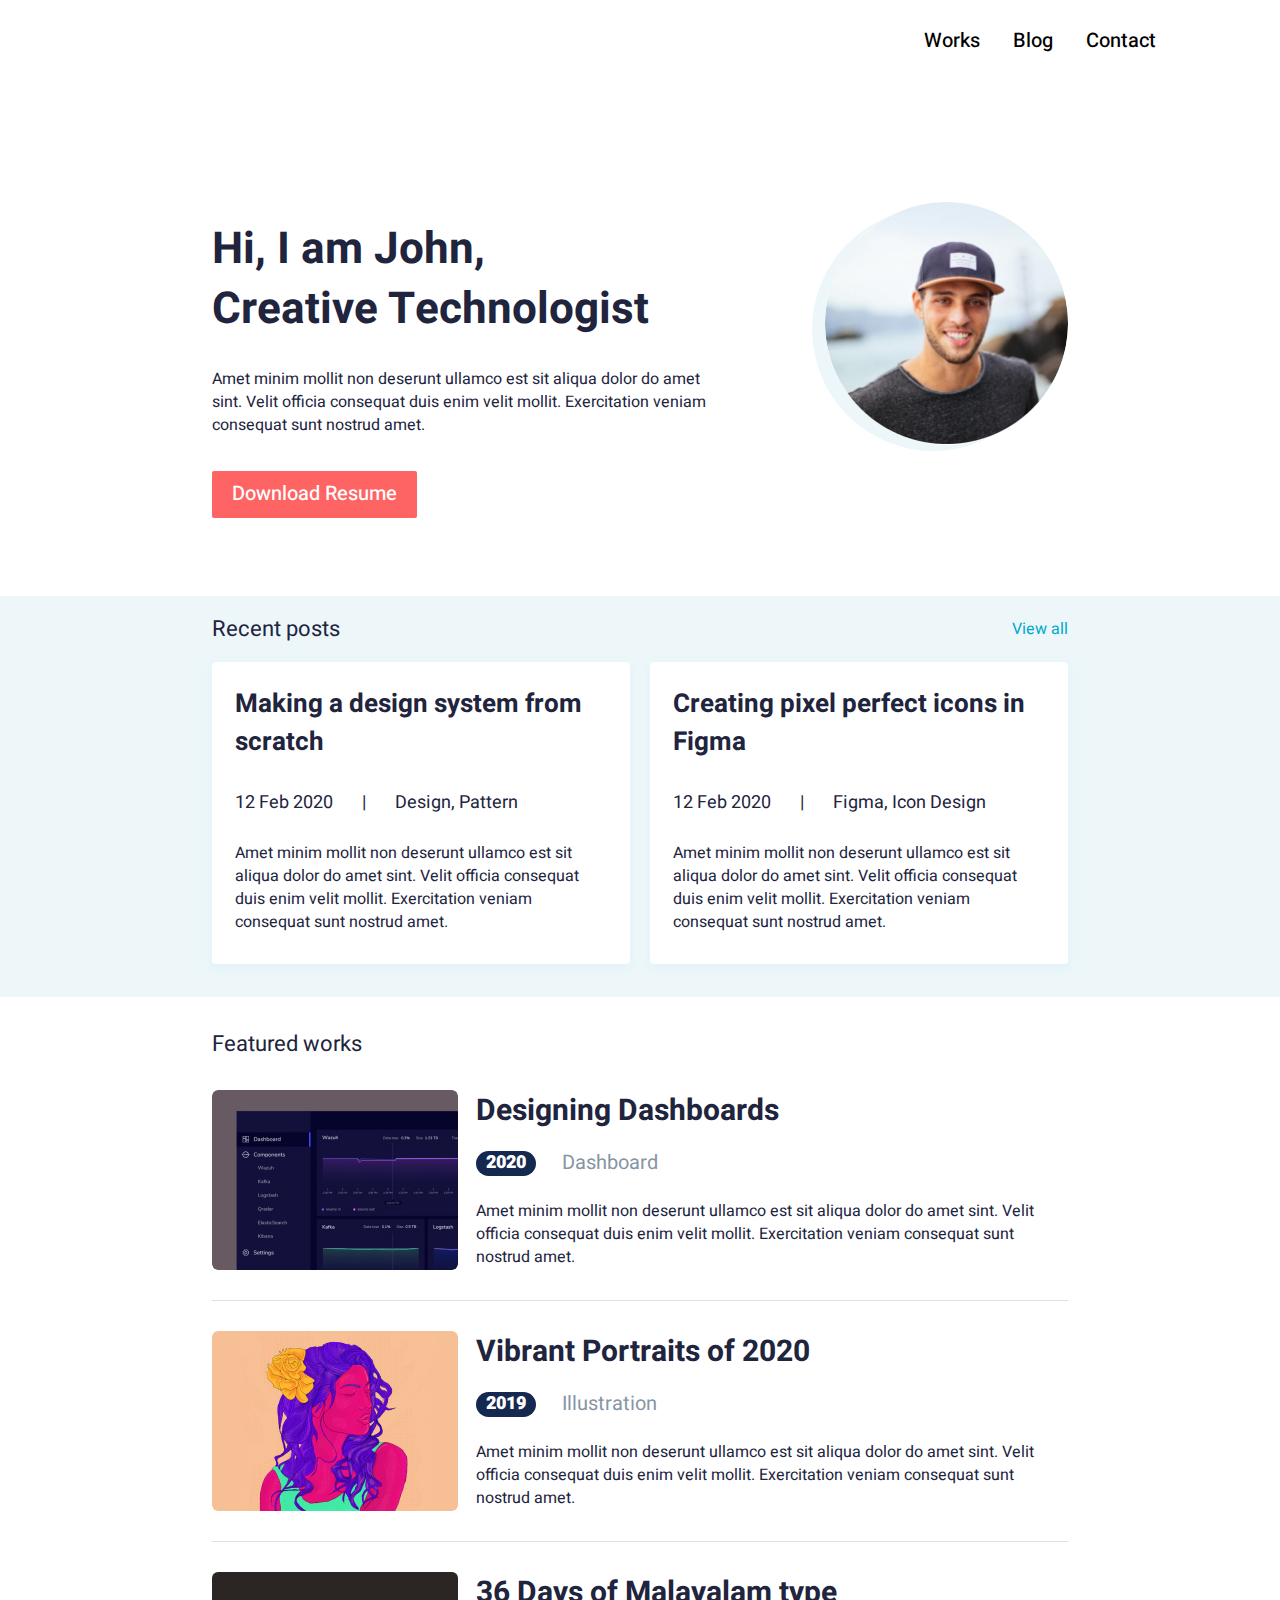
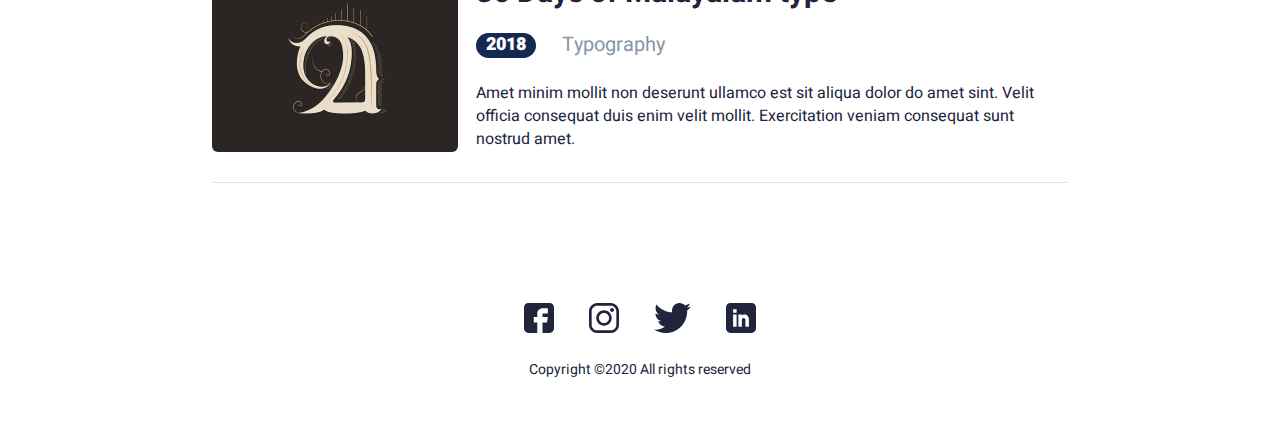
<file: index.html>
<!DOCTYPE html>
<html lang="en">
<head>
	<meta charset="UTF-8">
	<meta name="viewport" content="width=device-width, initial-scale=1.0">
	<meta name="format-detection" content="telephone=no">
	<meta http-equiv="X-UA-Compatible" content="IE=edge">
	<title>HomePage | John</title>
	
	<link rel="stylesheet" href="css/style.min.css">
</head>
<body>
	<div class="wrapper">
		<header class="header">
			<div class="header__content header__container">
				<div class="header__menu menu">
					<div class="menu__icon icon-menu">
						<span></span>
						<span></span>
						<span></span>
					</div>
					<nav class="menu__body">
						<ul class="menu__list">
							<li><a href="works.html" class="menu__link">Works</a></li>
							<li><a href="blog.html" class="menu__link">Blog</a></li>
							<li><a href="#" class="menu__link">Contact</a></li>
						</ul>
					</nav>
				</div>
			</div>
		</header>
		<main class="page">
			<section class="hello">
				<div class="hello__container container">
					<div class="hello__content">
						<h1 class="hello__title title">Hi, I am John,<br>
							Creative Technologist</h1>
						<div class="hello__text text">
							<p>
								Amet minim mollit non deserunt ullamco est sit aliqua dolor do amet sint. Velit officia consequat duis enim velit mollit. Exercitation veniam consequat sunt nostrud amet.
							</p>
						</div>
						<a href="#" class="hello__btn btn">Download Resume</a>
					</div>
					<div class="hello__avatar">
						<img src="img/optimized/avatar.jpg" alt="">
					</div>
				</div>
			</section>
			<section class="recent-posts">
				<div class="recent-posts__container container">
					<div class="recent-posts__header">
						<div class="recent-posts__title section-title">Recent posts</div>
						<a href="" class="recent-posts__view-all">View all</a>
					</div>
					<div class="recent-posts__items">
						<div class="recent-posts__column">
							<article class="recent-posts__item recent-post">
								<a href="#" class="recent-post__title">Making a design system from scratch</a>
								<div class="recent-post__info">12 Feb 2020 <span>|</span> Design, Pattern</div>
								<div class="recent-post__text text">
									<p>
										Amet minim mollit non deserunt ullamco est sit aliqua dolor do amet sint. Velit officia consequat duis enim velit mollit. Exercitation veniam consequat sunt nostrud amet.
									</p>
								</div>
							</article>
						</div>
						<div class="recent-posts__column">
							<article class="recent-posts__item recent-post">
								<a href="#" class="recent-post__title">Creating pixel perfect icons in Figma</a>
								<div class="recent-post__info">12 Feb 2020 <span>|</span> Figma, Icon Design</div>
								<div class="recent-post__text text">
									<p>
										Amet minim mollit non deserunt ullamco est sit aliqua dolor do amet sint. Velit officia consequat duis enim velit mollit. Exercitation veniam consequat sunt nostrud amet.
									</p>
								</div>
							</article>
						</div>
					</div>
				</div>
			</section>
			<section class="feautered-works">
				<div class="feautered-works__container container">
					<div class="feautered-works__title section-title">Featured works</div>
					<div class="feautered-works__items works">
						<article class="works__item">
							<a href="#" class="works__image ibg">
								<img src="img/optimized/works/01.jpg" alt="Work #1">
							</a>
							<div class="works__body">
								<a href="#" class="works__title">Designing Dashboards</a>
								<div class="works__info">
									<span class="works__year date date--blue">2020</span>
									<div class="works__category">Dashboard</div>
								</div>
								<div class="works__text text">
									<p>
										Amet minim mollit non deserunt ullamco est sit aliqua dolor do amet sint. Velit officia consequat
										duis enim velit mollit. Exercitation veniam consequat sunt nostrud amet.
									</p>
								</div>
							</div>
						</article>
						<article class="works__item">
							<a href="#" class="works__image ibg">
								<img src="img/optimized/works/02.jpg" alt="Work #1">
							</a>
							<div class="works__body">
								<a href="#" class="works__title">Vibrant Portraits of 2020</a>
								<div class="works__info">
									<span class="works__year date date--blue">2019</span>
									<div class="works__category">Illustration</div>
								</div>
								<div class="works__text text">
									<p>
										Amet minim mollit non deserunt ullamco est sit aliqua dolor do amet sint. Velit officia consequat
										duis enim velit mollit. Exercitation veniam consequat sunt nostrud amet.
									</p>
								</div>
							</div>
						</article>
						<article class="works__item">
							<a href="#" class="works__image ibg">
								<img src="img/optimized/works/03.jpg" alt="Work #1">
							</a>
							<div class="works__body">
								<a href="#" class="works__title">36 Days of Malayalam type</a>
								<div class="works__info">
									<span class="works__year date date--blue">2018</span>
									<div class="works__category">Typography</div>
								</div>
								<div class="works__text text">
									<p>
										Amet minim mollit non deserunt ullamco est sit aliqua dolor do amet sint. Velit officia consequat
										duis enim velit mollit. Exercitation veniam consequat sunt nostrud amet.
									</p>
								</div>
							</div>
						</article>
					</div>
				</div>
			</section>
		</main>
		<footer class="footer">
			<div class="footer__content container">
				<div class="footer__social social">
					<a href="" class="social__item item-fb">
						<svg width="30" height="30" viewBox="0 0 30 30" fill="none" xmlns="http://www.w3.org/2000/svg">
							<path d="M25.6055 0H4.39453C1.97159 0 0 1.97159 0 4.39453V25.6055C0 28.0284 1.97159 30 4.39453 30H13.2422V19.3945H9.72656V14.1211H13.2422V10.5469C13.2422 7.63893 15.6077 5.27344 18.5156 5.27344H23.8477V10.5469H18.5156V14.1211H23.8477L22.9688 19.3945H18.5156V30H25.6055C28.0284 30 30 28.0284 30 25.6055V4.39453C30 1.97159 28.0284 0 25.6055 0Z" fill="#21243D"/>
							</svg>
					</a>
					<a href="" class="social__item item-insta">
						<svg width="30" height="30" viewBox="0 0 30 30" fill="none" xmlns="http://www.w3.org/2000/svg">
							<path d="M21.7209 0H8.27874C3.71384 0 0 3.71402 0 8.27892V21.7211C0 26.2862 3.71384 30 8.27874 30H21.7209C26.2862 30 30 26.286 30 21.7211V8.27892C30.0002 3.71402 26.2862 0 21.7209 0ZM27.3384 21.7211C27.3384 24.8185 24.8185 27.3383 21.7211 27.3383H8.27874C5.18153 27.3384 2.66175 24.8185 2.66175 21.7211V8.27892C2.66175 5.18171 5.18153 2.66175 8.27874 2.66175H21.7209C24.8183 2.66175 27.3383 5.18171 27.3383 8.27892V21.7211H27.3384Z" fill="#21243D"/>
							<path d="M15 7.27014C10.7375 7.27014 7.26978 10.7379 7.26978 15.0004C7.26978 19.2627 10.7375 22.7303 15 22.7303C19.2625 22.7303 22.7303 19.2627 22.7303 15.0004C22.7303 10.7379 19.2625 7.27014 15 7.27014ZM15 20.0683C12.2054 20.0683 9.93152 17.7949 9.93152 15.0002C9.93152 12.2054 12.2052 9.93171 15 9.93171C17.7948 9.93171 20.0685 12.2054 20.0685 15.0002C20.0685 17.7949 17.7947 20.0683 15 20.0683Z" fill="#21243D"/>
							<path d="M23.0545 5.01318C22.5417 5.01318 22.0379 5.2208 21.6757 5.58457C21.3118 5.94657 21.1025 6.45053 21.1025 6.96513C21.1025 7.47814 21.3119 7.98192 21.6757 8.34569C22.0377 8.70769 22.5417 8.91708 23.0545 8.91708C23.5691 8.91708 24.0713 8.70769 24.435 8.34569C24.7988 7.98192 25.0064 7.47796 25.0064 6.96513C25.0064 6.45053 24.7988 5.94657 24.435 5.58457C24.073 5.2208 23.5691 5.01318 23.0545 5.01318Z" fill="#21243D"/>
							</svg>
					</a>
					<a href="" class="social__item item-twitter">
						<svg width="37" height="30" viewBox="0 0 37 30" fill="none" xmlns="http://www.w3.org/2000/svg">
							<path d="M36.9231 3.55154C35.55 4.15385 34.0869 4.55308 32.5615 4.74692C34.1308 3.81 35.3285 2.33769 35.8915 0.563077C34.4285 1.43538 32.8131 2.05154 31.0915 2.39538C29.7023 0.916154 27.7223 0 25.5623 0C21.3715 0 17.9977 3.40154 17.9977 7.57154C17.9977 8.17154 18.0485 8.74846 18.1731 9.29769C11.88 8.99077 6.31154 5.97462 2.57077 1.38C1.91769 2.51308 1.53462 3.81 1.53462 5.20615C1.53462 7.82769 2.88462 10.1515 4.89692 11.4969C3.68077 11.4738 2.48769 11.1208 1.47692 10.5646C1.47692 10.5877 1.47692 10.6177 1.47692 10.6477C1.47692 14.3262 4.10077 17.3815 7.54154 18.0854C6.92538 18.2538 6.25385 18.3346 5.55692 18.3346C5.07231 18.3346 4.58308 18.3069 4.12385 18.2054C5.10462 21.2031 7.88769 23.4069 11.1969 23.4785C8.62154 25.4931 5.35154 26.7069 1.81154 26.7069C1.19077 26.7069 0.595385 26.6792 0 26.6031C3.35308 28.7654 7.32692 30 11.6123 30C25.5415 30 33.1569 18.4615 33.1569 8.46C33.1569 8.12538 33.1454 7.80231 33.1292 7.48154C34.6315 6.41538 35.8938 5.08385 36.9231 3.55154Z" fill="#21243D"/>
							</svg>
							
					</a>
					<a href="" class="social__item item-linkedin">
						<svg width="30" height="30" viewBox="0 0 30 30" fill="none" xmlns="http://www.w3.org/2000/svg">
							<path d="M25.6055 0H4.39453C1.97159 0 0 1.97159 0 4.39453V25.6055C0 28.0284 1.97159 30 4.39453 30H25.6055C28.0284 30 30 28.0284 30 25.6055V4.39453C30 1.97159 28.0284 0 25.6055 0ZM10.6055 23.7891H7.08984V11.4844H10.6055V23.7891ZM10.6055 9.72656H7.08984V6.21094H10.6055V9.72656ZM22.9102 23.7891H19.3945V16.7578C19.3945 15.7887 18.6058 15 17.6367 15C16.6676 15 15.8789 15.7887 15.8789 16.7578V23.7891H12.3633V11.4844H15.8789V12.147C16.7999 11.8607 17.3982 11.4844 18.5156 11.4844C20.8999 11.4869 22.9102 13.6258 22.9102 16.1536V23.7891Z" fill="#21243D"/>
							</svg>
					</a>
				</div>
				<div class="footer__copy">Copyright ©2020 All rights reserved </div>
			</div>
		</footer>
	</div>
	
	<script src="https://ajax.googleapis.com/ajax/libs/jquery/3.5.1/jquery.min.js"></script>
	<script src="js/main.min.js"></script>
</body>
</html>
</file>
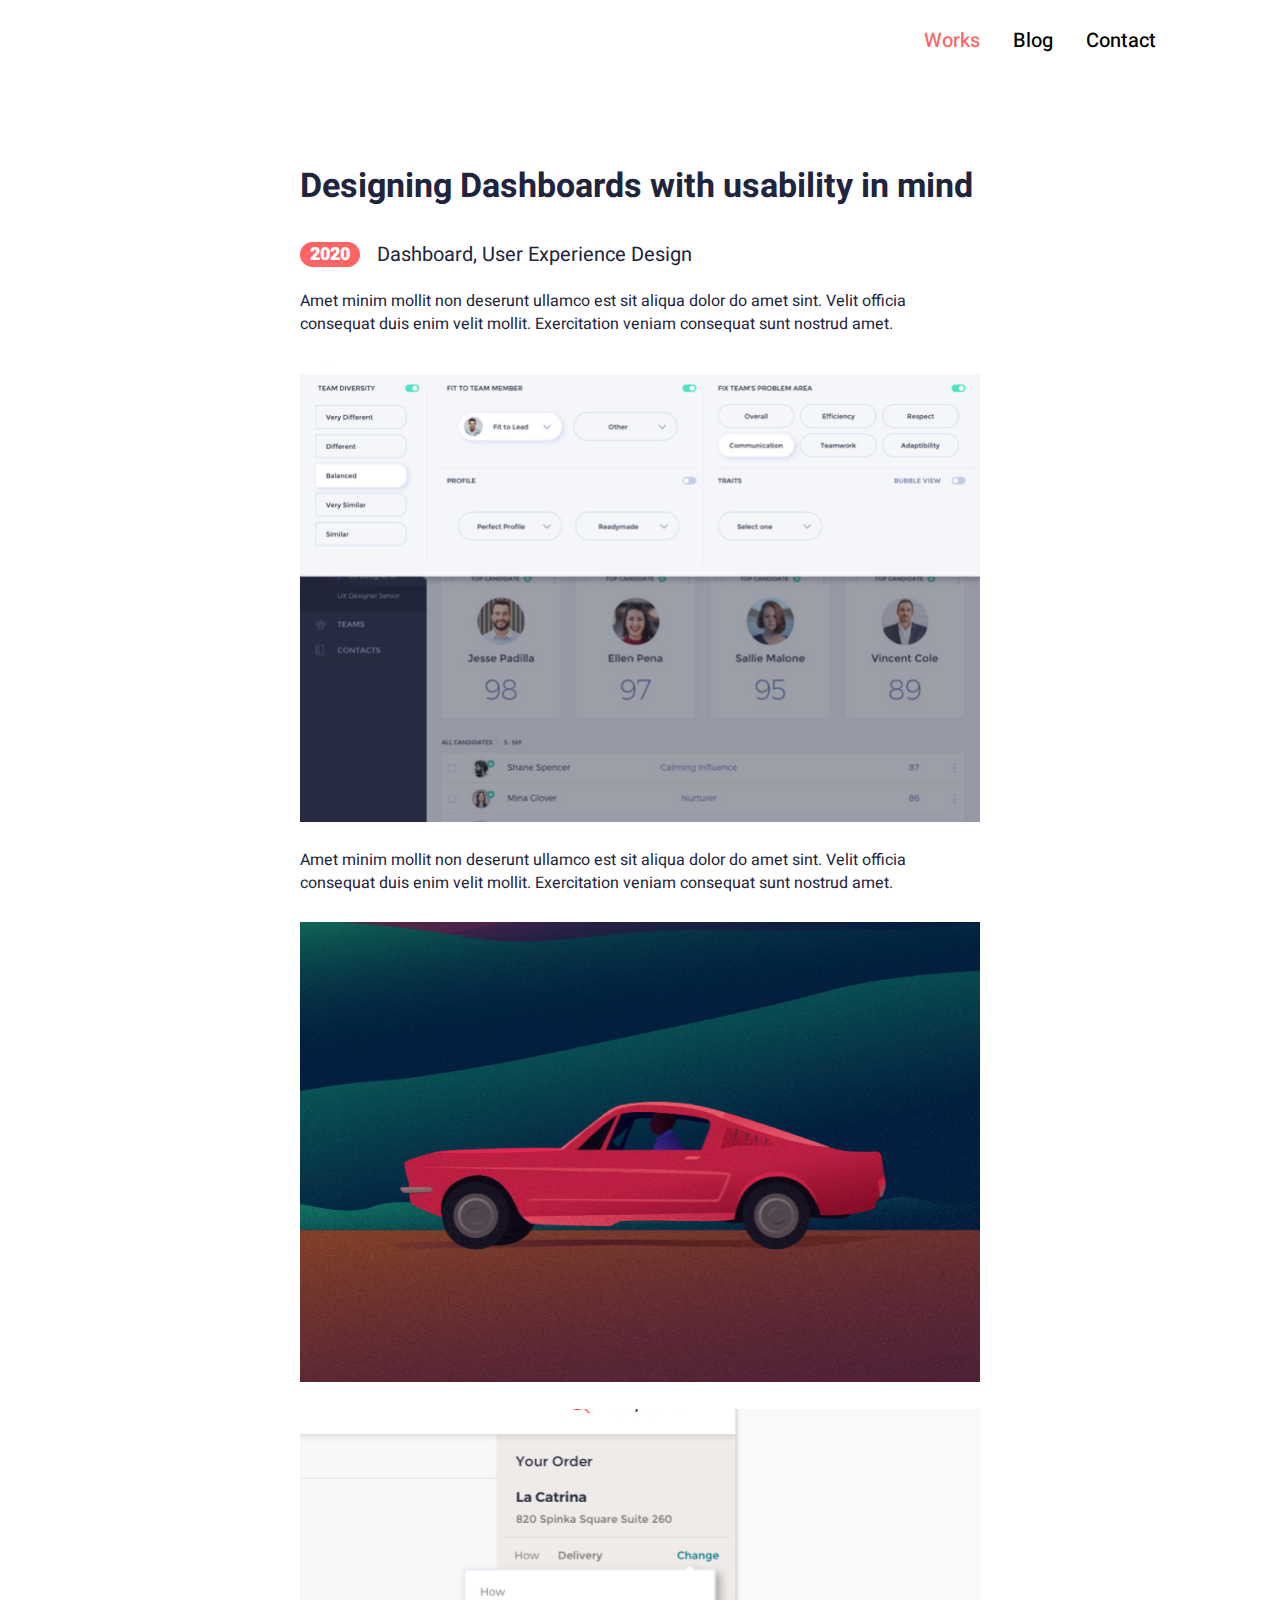
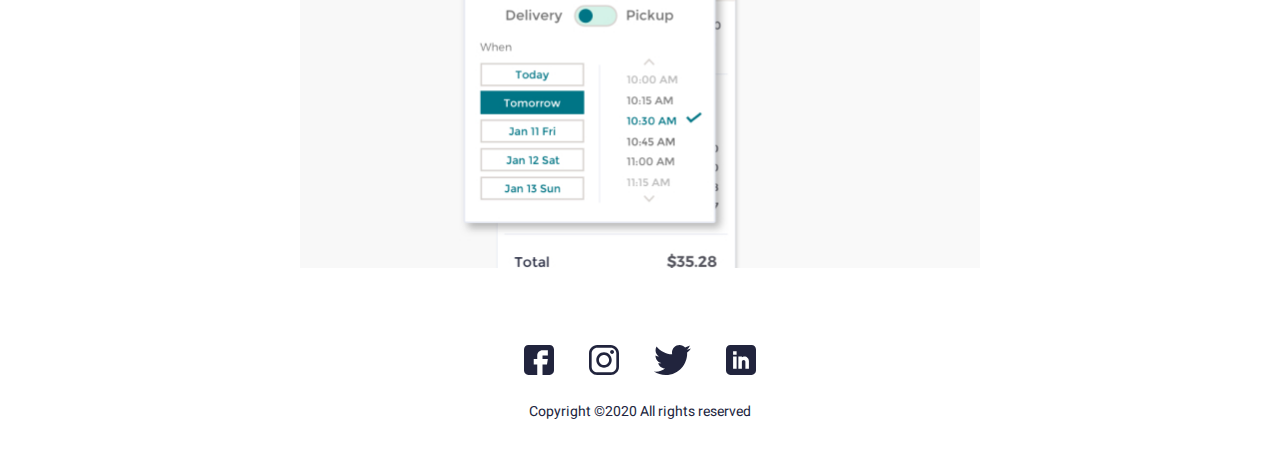
<file: article.html>
<!DOCTYPE html>
<html lang="en">
<head>
	<meta charset="UTF-8">
	<meta name="viewport" content="width=device-width, initial-scale=1.0">
	<meta name="format-detection" content="telephone=no">
	<meta http-equiv="X-UA-Compatible" content="IE=edge">
	<title>Works-article | John</title>
	
	<link rel="stylesheet" href="css/style.min.css">
</head>
<body>
	<div class="wrapper">
		<header class="header">
			<div class="header__content header__container">
				<div class="header__menu menu">
					<div class="menu__icon icon-menu">
						<span></span>
						<span></span>
						<span></span>
					</div>
					<nav class="menu__body">
						<ul class="menu__list">
							<li><a href="works.html" class="menu__link active">Works</a></li>
							<li><a href="blog.html" class="menu__link">Blog</a></li>
							<li><a href="#" class="menu__link">Contact</a></li>
						</ul>
					</nav>
				</div>
			</div>
		</header>
		<main class="page">
			<section class="article">
				<h1 class="article__title">Designing Dashboards with usability in mind</h1>
				<div class="article__info">
					<span class="article__date date date--pink">2020</span>
					<div class="article__category">Dashboard, User Experience Design</div>
				</div>
					<div class="article__text text">
						<p>
							Amet minim mollit non deserunt ullamco est sit aliqua dolor do amet sint. Velit officia consequat duis
							enim velit mollit. Exercitation veniam consequat sunt nostrud amet.
						</p>
						<img src="img/optimized/article/01.jpg" alt="#">
						<p>
							Amet minim mollit non deserunt ullamco est sit aliqua dolor do amet sint. Velit officia consequat duis
							enim velit mollit. Exercitation veniam consequat sunt nostrud amet.
						</p>
						<img src="img/optimized/article/02.jpg" alt="#">
						<img src="img/optimized/article/03.jpg" alt="#">
					</div>
				
			</section>
		</main>
		<footer class="footer">
			<div class="footer__content container">
				<div class="footer__social social">
					<a href="" class="social__item item-fb">
						<svg width="30" height="30" viewBox="0 0 30 30" fill="none" xmlns="http://www.w3.org/2000/svg">
							<path d="M25.6055 0H4.39453C1.97159 0 0 1.97159 0 4.39453V25.6055C0 28.0284 1.97159 30 4.39453 30H13.2422V19.3945H9.72656V14.1211H13.2422V10.5469C13.2422 7.63893 15.6077 5.27344 18.5156 5.27344H23.8477V10.5469H18.5156V14.1211H23.8477L22.9688 19.3945H18.5156V30H25.6055C28.0284 30 30 28.0284 30 25.6055V4.39453C30 1.97159 28.0284 0 25.6055 0Z" fill="#21243D"/>
							</svg>
					</a>
					<a href="" class="social__item item-insta">
						<svg width="30" height="30" viewBox="0 0 30 30" fill="none" xmlns="http://www.w3.org/2000/svg">
							<path d="M21.7209 0H8.27874C3.71384 0 0 3.71402 0 8.27892V21.7211C0 26.2862 3.71384 30 8.27874 30H21.7209C26.2862 30 30 26.286 30 21.7211V8.27892C30.0002 3.71402 26.2862 0 21.7209 0ZM27.3384 21.7211C27.3384 24.8185 24.8185 27.3383 21.7211 27.3383H8.27874C5.18153 27.3384 2.66175 24.8185 2.66175 21.7211V8.27892C2.66175 5.18171 5.18153 2.66175 8.27874 2.66175H21.7209C24.8183 2.66175 27.3383 5.18171 27.3383 8.27892V21.7211H27.3384Z" fill="#21243D"/>
							<path d="M15 7.27014C10.7375 7.27014 7.26978 10.7379 7.26978 15.0004C7.26978 19.2627 10.7375 22.7303 15 22.7303C19.2625 22.7303 22.7303 19.2627 22.7303 15.0004C22.7303 10.7379 19.2625 7.27014 15 7.27014ZM15 20.0683C12.2054 20.0683 9.93152 17.7949 9.93152 15.0002C9.93152 12.2054 12.2052 9.93171 15 9.93171C17.7948 9.93171 20.0685 12.2054 20.0685 15.0002C20.0685 17.7949 17.7947 20.0683 15 20.0683Z" fill="#21243D"/>
							<path d="M23.0545 5.01318C22.5417 5.01318 22.0379 5.2208 21.6757 5.58457C21.3118 5.94657 21.1025 6.45053 21.1025 6.96513C21.1025 7.47814 21.3119 7.98192 21.6757 8.34569C22.0377 8.70769 22.5417 8.91708 23.0545 8.91708C23.5691 8.91708 24.0713 8.70769 24.435 8.34569C24.7988 7.98192 25.0064 7.47796 25.0064 6.96513C25.0064 6.45053 24.7988 5.94657 24.435 5.58457C24.073 5.2208 23.5691 5.01318 23.0545 5.01318Z" fill="#21243D"/>
							</svg>
					</a>
					<a href="" class="social__item item-twitter">
						<svg width="37" height="30" viewBox="0 0 37 30" fill="none" xmlns="http://www.w3.org/2000/svg">
							<path d="M36.9231 3.55154C35.55 4.15385 34.0869 4.55308 32.5615 4.74692C34.1308 3.81 35.3285 2.33769 35.8915 0.563077C34.4285 1.43538 32.8131 2.05154 31.0915 2.39538C29.7023 0.916154 27.7223 0 25.5623 0C21.3715 0 17.9977 3.40154 17.9977 7.57154C17.9977 8.17154 18.0485 8.74846 18.1731 9.29769C11.88 8.99077 6.31154 5.97462 2.57077 1.38C1.91769 2.51308 1.53462 3.81 1.53462 5.20615C1.53462 7.82769 2.88462 10.1515 4.89692 11.4969C3.68077 11.4738 2.48769 11.1208 1.47692 10.5646C1.47692 10.5877 1.47692 10.6177 1.47692 10.6477C1.47692 14.3262 4.10077 17.3815 7.54154 18.0854C6.92538 18.2538 6.25385 18.3346 5.55692 18.3346C5.07231 18.3346 4.58308 18.3069 4.12385 18.2054C5.10462 21.2031 7.88769 23.4069 11.1969 23.4785C8.62154 25.4931 5.35154 26.7069 1.81154 26.7069C1.19077 26.7069 0.595385 26.6792 0 26.6031C3.35308 28.7654 7.32692 30 11.6123 30C25.5415 30 33.1569 18.4615 33.1569 8.46C33.1569 8.12538 33.1454 7.80231 33.1292 7.48154C34.6315 6.41538 35.8938 5.08385 36.9231 3.55154Z" fill="#21243D"/>
							</svg>
							
					</a>
					<a href="" class="social__item item-linkedin">
						<svg width="30" height="30" viewBox="0 0 30 30" fill="none" xmlns="http://www.w3.org/2000/svg">
							<path d="M25.6055 0H4.39453C1.97159 0 0 1.97159 0 4.39453V25.6055C0 28.0284 1.97159 30 4.39453 30H25.6055C28.0284 30 30 28.0284 30 25.6055V4.39453C30 1.97159 28.0284 0 25.6055 0ZM10.6055 23.7891H7.08984V11.4844H10.6055V23.7891ZM10.6055 9.72656H7.08984V6.21094H10.6055V9.72656ZM22.9102 23.7891H19.3945V16.7578C19.3945 15.7887 18.6058 15 17.6367 15C16.6676 15 15.8789 15.7887 15.8789 16.7578V23.7891H12.3633V11.4844H15.8789V12.147C16.7999 11.8607 17.3982 11.4844 18.5156 11.4844C20.8999 11.4869 22.9102 13.6258 22.9102 16.1536V23.7891Z" fill="#21243D"/>
							</svg>
					</a>
				</div>
				<div class="footer__copy">Copyright ©2020 All rights reserved </div>
			</div>
		</footer>
	</div>
	
	<script src="https://ajax.googleapis.com/ajax/libs/jquery/3.5.1/jquery.min.js"></script>
	<script src="js/main.min.js"></script>
</body>
</html>
</file>
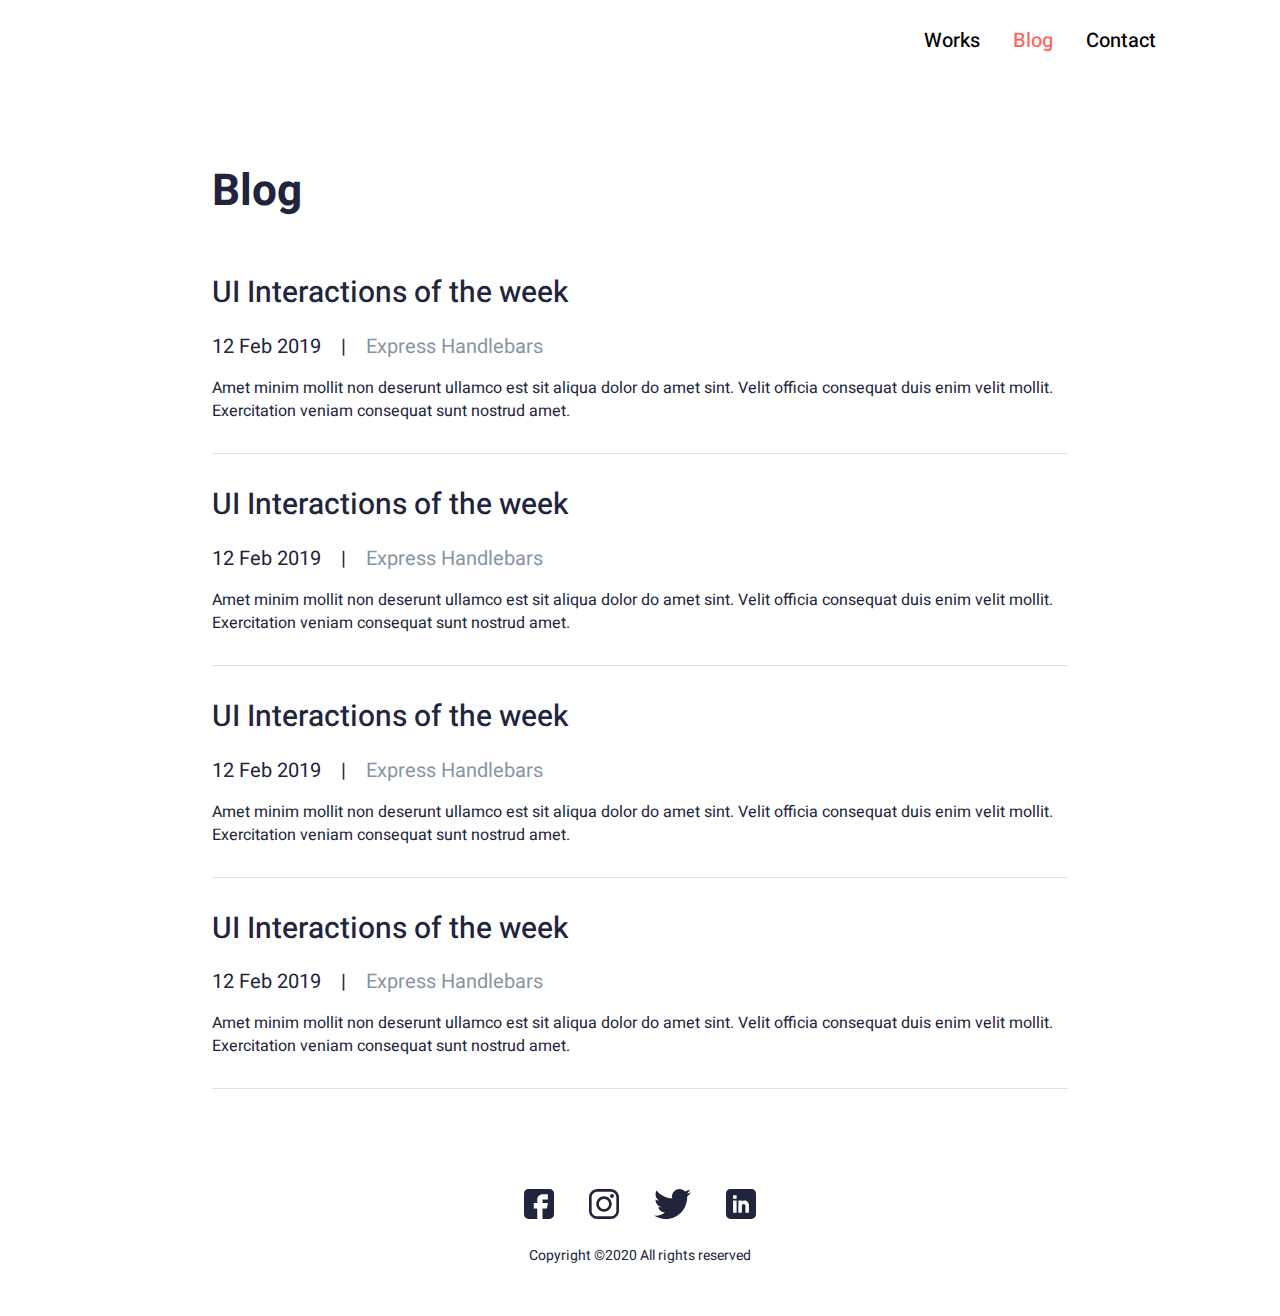
<file: blog.html>
<!DOCTYPE html>
<html lang="en">
<head>
	<meta charset="UTF-8">
	<meta name="viewport" content="width=device-width, initial-scale=1.0">
	<meta name="format-detection" content="telephone=no">
	<meta http-equiv="X-UA-Compatible" content="IE=edge">
	<title>Blog | John</title>
	
	<link rel="stylesheet" href="css/style.min.css">
</head>
<body>
	<div class="wrapper">
		<header class="header">
			<div class="header__content header__container">
				<div class="header__menu menu">
					<div class="menu__icon icon-menu">
						<span></span>
						<span></span>
						<span></span>
					</div>
					<nav class="menu__body">
						<ul class="menu__list">
							<li><a href="works.html" class="menu__link">Works</a></li>
							<li><a href="#" class="menu__link active">Blog</a></li>
							<li><a href="#" class="menu__link">Contact</a></li>
						</ul>
					</nav>
				</div>
			</div>
		</header>
		<main class="page">
			<section class="blog">
				<div class="blog__container container">
					<h1 class="blog__title title">Blog</h1>
					<div class="blog__items">
						<div class="blog__item item-blog">
							<a href="#" class="item-blog__title">UI Interactions of the week</a>
							<div class="item-blog__info">
								<span class="item-blog__date">12 Feb 2019</span>
								<span class="item-blog__separator">|</span> 
								<a href="#" class="item-blog__category">Express Handlebars</a>
							</div>
							<div class="item-blog__text text">
								<p>
									Amet minim mollit non deserunt ullamco est sit aliqua dolor do amet sint. Velit officia consequat duis enim velit mollit. Exercitation veniam consequat sunt nostrud amet.
								</p>
							</div>
						</div>
						<div class="blog__item item-blog">
							<a href="#" class="item-blog__title">UI Interactions of the week</a>
							<div class="item-blog__info">
								<span class="item-blog__date">12 Feb 2019</span>
								<span class="item-blog__separator">|</span> 
								<a href="#" class="item-blog__category">Express Handlebars</a>
							</div>
							<div class="item-blog__text text">
								<p>
									Amet minim mollit non deserunt ullamco est sit aliqua dolor do amet sint. Velit officia consequat duis enim velit mollit. Exercitation veniam consequat sunt nostrud amet.
								</p>
							</div>
						</div>
						<div class="blog__item item-blog">
							<a href="#" class="item-blog__title">UI Interactions of the week</a>
							<div class="item-blog__info">
								<span class="item-blog__date">12 Feb 2019</span>
								<span class="item-blog__separator">|</span> 
								<a href="#" class="item-blog__category">Express Handlebars</a>
							</div>
							<div class="item-blog__text text">
								<p>
									Amet minim mollit non deserunt ullamco est sit aliqua dolor do amet sint. Velit officia consequat duis enim velit mollit. Exercitation veniam consequat sunt nostrud amet.
								</p>
							</div>
						</div>
						<div class="blog__item item-blog">
							<a href="#" class="item-blog__title">UI Interactions of the week</a>
							<div class="item-blog__info">
								<span class="item-blog__date">12 Feb 2019</span>
								<span class="item-blog__separator">|</span> 
								<a href="#" class="item-blog__category">Express Handlebars</a>
							</div>
							<div class="item-blog__text text">
								<p>
									Amet minim mollit non deserunt ullamco est sit aliqua dolor do amet sint. Velit officia consequat duis enim velit mollit. Exercitation veniam consequat sunt nostrud amet.
								</p>
							</div>
						</div>
					</div>
				</div>
				
			</section>
		</main>
		<footer class="footer">
			<div class="footer__content container">
				<div class="footer__social social">
					<a href="" class="social__item item-fb">
						<svg width="30" height="30" viewBox="0 0 30 30" fill="none" xmlns="http://www.w3.org/2000/svg">
							<path d="M25.6055 0H4.39453C1.97159 0 0 1.97159 0 4.39453V25.6055C0 28.0284 1.97159 30 4.39453 30H13.2422V19.3945H9.72656V14.1211H13.2422V10.5469C13.2422 7.63893 15.6077 5.27344 18.5156 5.27344H23.8477V10.5469H18.5156V14.1211H23.8477L22.9688 19.3945H18.5156V30H25.6055C28.0284 30 30 28.0284 30 25.6055V4.39453C30 1.97159 28.0284 0 25.6055 0Z" fill="#21243D"/>
							</svg>
					</a>
					<a href="" class="social__item item-insta">
						<svg width="30" height="30" viewBox="0 0 30 30" fill="none" xmlns="http://www.w3.org/2000/svg">
							<path d="M21.7209 0H8.27874C3.71384 0 0 3.71402 0 8.27892V21.7211C0 26.2862 3.71384 30 8.27874 30H21.7209C26.2862 30 30 26.286 30 21.7211V8.27892C30.0002 3.71402 26.2862 0 21.7209 0ZM27.3384 21.7211C27.3384 24.8185 24.8185 27.3383 21.7211 27.3383H8.27874C5.18153 27.3384 2.66175 24.8185 2.66175 21.7211V8.27892C2.66175 5.18171 5.18153 2.66175 8.27874 2.66175H21.7209C24.8183 2.66175 27.3383 5.18171 27.3383 8.27892V21.7211H27.3384Z" fill="#21243D"/>
							<path d="M15 7.27014C10.7375 7.27014 7.26978 10.7379 7.26978 15.0004C7.26978 19.2627 10.7375 22.7303 15 22.7303C19.2625 22.7303 22.7303 19.2627 22.7303 15.0004C22.7303 10.7379 19.2625 7.27014 15 7.27014ZM15 20.0683C12.2054 20.0683 9.93152 17.7949 9.93152 15.0002C9.93152 12.2054 12.2052 9.93171 15 9.93171C17.7948 9.93171 20.0685 12.2054 20.0685 15.0002C20.0685 17.7949 17.7947 20.0683 15 20.0683Z" fill="#21243D"/>
							<path d="M23.0545 5.01318C22.5417 5.01318 22.0379 5.2208 21.6757 5.58457C21.3118 5.94657 21.1025 6.45053 21.1025 6.96513C21.1025 7.47814 21.3119 7.98192 21.6757 8.34569C22.0377 8.70769 22.5417 8.91708 23.0545 8.91708C23.5691 8.91708 24.0713 8.70769 24.435 8.34569C24.7988 7.98192 25.0064 7.47796 25.0064 6.96513C25.0064 6.45053 24.7988 5.94657 24.435 5.58457C24.073 5.2208 23.5691 5.01318 23.0545 5.01318Z" fill="#21243D"/>
							</svg>
					</a>
					<a href="" class="social__item item-twitter">
						<svg width="37" height="30" viewBox="0 0 37 30" fill="none" xmlns="http://www.w3.org/2000/svg">
							<path d="M36.9231 3.55154C35.55 4.15385 34.0869 4.55308 32.5615 4.74692C34.1308 3.81 35.3285 2.33769 35.8915 0.563077C34.4285 1.43538 32.8131 2.05154 31.0915 2.39538C29.7023 0.916154 27.7223 0 25.5623 0C21.3715 0 17.9977 3.40154 17.9977 7.57154C17.9977 8.17154 18.0485 8.74846 18.1731 9.29769C11.88 8.99077 6.31154 5.97462 2.57077 1.38C1.91769 2.51308 1.53462 3.81 1.53462 5.20615C1.53462 7.82769 2.88462 10.1515 4.89692 11.4969C3.68077 11.4738 2.48769 11.1208 1.47692 10.5646C1.47692 10.5877 1.47692 10.6177 1.47692 10.6477C1.47692 14.3262 4.10077 17.3815 7.54154 18.0854C6.92538 18.2538 6.25385 18.3346 5.55692 18.3346C5.07231 18.3346 4.58308 18.3069 4.12385 18.2054C5.10462 21.2031 7.88769 23.4069 11.1969 23.4785C8.62154 25.4931 5.35154 26.7069 1.81154 26.7069C1.19077 26.7069 0.595385 26.6792 0 26.6031C3.35308 28.7654 7.32692 30 11.6123 30C25.5415 30 33.1569 18.4615 33.1569 8.46C33.1569 8.12538 33.1454 7.80231 33.1292 7.48154C34.6315 6.41538 35.8938 5.08385 36.9231 3.55154Z" fill="#21243D"/>
							</svg>
							
					</a>
					<a href="" class="social__item item-linkedin">
						<svg width="30" height="30" viewBox="0 0 30 30" fill="none" xmlns="http://www.w3.org/2000/svg">
							<path d="M25.6055 0H4.39453C1.97159 0 0 1.97159 0 4.39453V25.6055C0 28.0284 1.97159 30 4.39453 30H25.6055C28.0284 30 30 28.0284 30 25.6055V4.39453C30 1.97159 28.0284 0 25.6055 0ZM10.6055 23.7891H7.08984V11.4844H10.6055V23.7891ZM10.6055 9.72656H7.08984V6.21094H10.6055V9.72656ZM22.9102 23.7891H19.3945V16.7578C19.3945 15.7887 18.6058 15 17.6367 15C16.6676 15 15.8789 15.7887 15.8789 16.7578V23.7891H12.3633V11.4844H15.8789V12.147C16.7999 11.8607 17.3982 11.4844 18.5156 11.4844C20.8999 11.4869 22.9102 13.6258 22.9102 16.1536V23.7891Z" fill="#21243D"/>
							</svg>
					</a>
				</div>
				<div class="footer__copy">Copyright ©2020 All rights reserved </div>
			</div>
		</footer>
	</div>
	
	<script src="https://ajax.googleapis.com/ajax/libs/jquery/3.5.1/jquery.min.js"></script>
	<script src="js/main.min.js"></script>
</body>
</html>
</file>
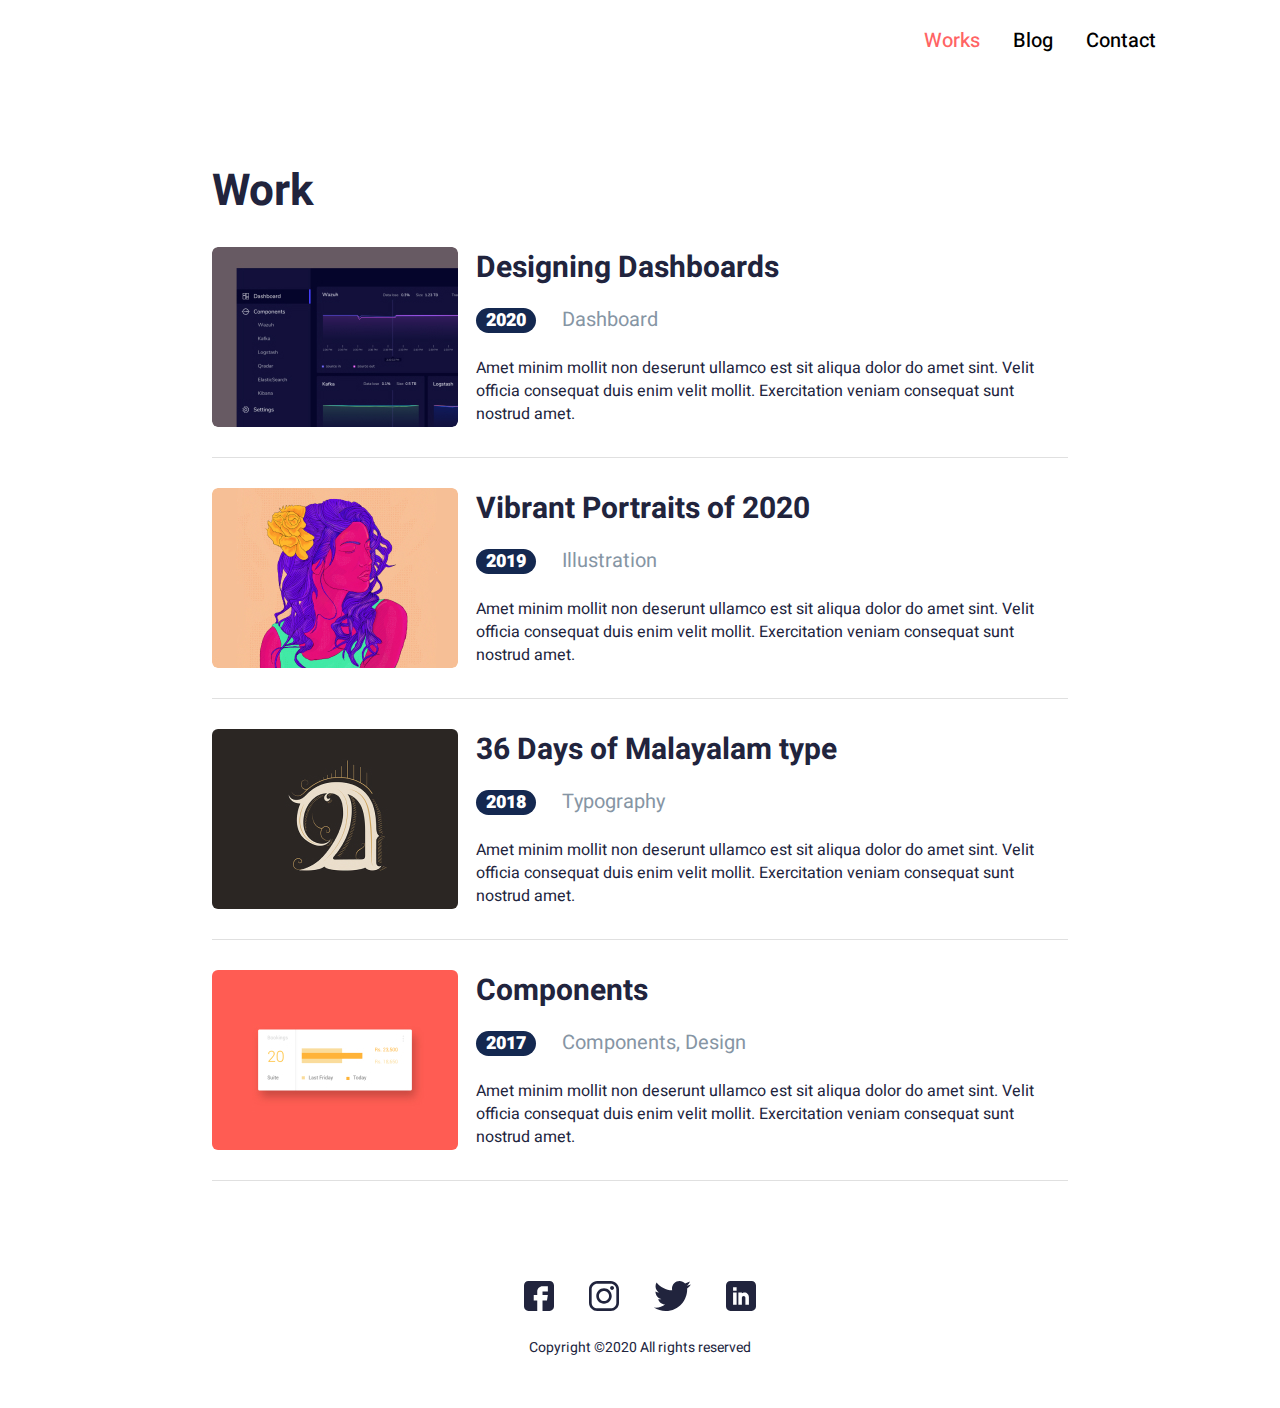
<file: works.html>
<!DOCTYPE html>
<html lang="en">
<head>
	<meta charset="UTF-8">
	<meta name="viewport" content="width=device-width, initial-scale=1.0">
	<meta name="format-detection" content="telephone=no">
	<meta http-equiv="X-UA-Compatible" content="IE=edge">
	<title>Works | John</title>
	
	<link rel="stylesheet" href="css/style.min.css">
</head>
<body>
	<div class="wrapper">
		<header class="header">
			<div class="header__content header__container">
				<div class="header__menu menu">
					<div class="menu__icon icon-menu">
						<span></span>
						<span></span>
						<span></span>
					</div>
					<nav class="menu__body">
						<ul class="menu__list">
							<li><a href="works.html" class="menu__link active">Works</a></li>
							<li><a href="blog.html" class="menu__link">Blog</a></li>
							<li><a href="#" class="menu__link">Contact</a></li>
						</ul>
					</nav>
				</div>
			</div>
		</header>
		<main class="page">
			<section class="work">
				<div class="work__container container">
					<h1 class="work__title title">Work</h1>
					<div class="works">
						<article class="works__item">
							<a href="#" class="works__image ibg">
								<img src="img/optimized/works/01.jpg" alt="Work #1">
							</a>
							<div class="works__body">
								<a href="#" class="works__title">Designing Dashboards</a>
								<div class="works__info">
									<span class="works__year date date--blue">2020</span>
									<div class="works__category">Dashboard</div>
								</div>
								<div class="works__text text">
									<p>
										Amet minim mollit non deserunt ullamco est sit aliqua dolor do amet sint. Velit officia consequat
										duis enim velit mollit. Exercitation veniam consequat sunt nostrud amet.
									</p>
								</div>
							</div>
						</article>
						<article class="works__item">
							<a href="#" class="works__image ibg">
								<img src="img/optimized/works/02.jpg" alt="Work #1">
							</a>
							<div class="works__body">
								<a href="#" class="works__title">Vibrant Portraits of 2020</a>
								<div class="works__info">
									<span class="works__year date date--blue">2019</span>
									<div class="works__category">Illustration</div>
								</div>
								<div class="works__text text">
									<p>
										Amet minim mollit non deserunt ullamco est sit aliqua dolor do amet sint. Velit officia consequat
										duis enim velit mollit. Exercitation veniam consequat sunt nostrud amet.
									</p>
								</div>
							</div>
						</article>
						<article class="works__item">
							<a href="#" class="works__image ibg">
								<img src="img/optimized/works/03.jpg" alt="Work #1">
							</a>
							<div class="works__body">
								<a href="#" class="works__title">36 Days of Malayalam type</a>
								<div class="works__info">
									<span class="works__year date date--blue">2018</span>
									<div class="works__category">Typography</div>
								</div>
								<div class="works__text text">
									<p>
										Amet minim mollit non deserunt ullamco est sit aliqua dolor do amet sint. Velit officia consequat
										duis enim velit mollit. Exercitation veniam consequat sunt nostrud amet.
									</p>
								</div>
							</div>
						</article>
						<article class="works__item">
							<a href="#" class="works__image ibg">
								<img src="img/optimized/works/04.jpg" alt="Work #1">
							</a>
							<div class="works__body">
								<a href="#" class="works__title">Components</a>
								<div class="works__info">
									<span class="works__year date date--blue">2017</span>
									<div class="works__category">Components, Design</div>
								</div>
								<div class="works__text text">
									<p>
										Amet minim mollit non deserunt ullamco est sit aliqua dolor do amet sint. Velit officia consequat
										duis enim velit mollit. Exercitation veniam consequat sunt nostrud amet.
									</p>
								</div>
							</div>
						</article>
					</div>
				</div>
			</section>
		</main>
		<footer class="footer">
			<div class="footer__content container">
				<div class="footer__social social">
					<a href="" class="social__item item-fb">
						<svg width="30" height="30" viewBox="0 0 30 30" fill="none" xmlns="http://www.w3.org/2000/svg">
							<path d="M25.6055 0H4.39453C1.97159 0 0 1.97159 0 4.39453V25.6055C0 28.0284 1.97159 30 4.39453 30H13.2422V19.3945H9.72656V14.1211H13.2422V10.5469C13.2422 7.63893 15.6077 5.27344 18.5156 5.27344H23.8477V10.5469H18.5156V14.1211H23.8477L22.9688 19.3945H18.5156V30H25.6055C28.0284 30 30 28.0284 30 25.6055V4.39453C30 1.97159 28.0284 0 25.6055 0Z" fill="#21243D"/>
							</svg>
					</a>
					<a href="" class="social__item item-insta">
						<svg width="30" height="30" viewBox="0 0 30 30" fill="none" xmlns="http://www.w3.org/2000/svg">
							<path d="M21.7209 0H8.27874C3.71384 0 0 3.71402 0 8.27892V21.7211C0 26.2862 3.71384 30 8.27874 30H21.7209C26.2862 30 30 26.286 30 21.7211V8.27892C30.0002 3.71402 26.2862 0 21.7209 0ZM27.3384 21.7211C27.3384 24.8185 24.8185 27.3383 21.7211 27.3383H8.27874C5.18153 27.3384 2.66175 24.8185 2.66175 21.7211V8.27892C2.66175 5.18171 5.18153 2.66175 8.27874 2.66175H21.7209C24.8183 2.66175 27.3383 5.18171 27.3383 8.27892V21.7211H27.3384Z" fill="#21243D"/>
							<path d="M15 7.27014C10.7375 7.27014 7.26978 10.7379 7.26978 15.0004C7.26978 19.2627 10.7375 22.7303 15 22.7303C19.2625 22.7303 22.7303 19.2627 22.7303 15.0004C22.7303 10.7379 19.2625 7.27014 15 7.27014ZM15 20.0683C12.2054 20.0683 9.93152 17.7949 9.93152 15.0002C9.93152 12.2054 12.2052 9.93171 15 9.93171C17.7948 9.93171 20.0685 12.2054 20.0685 15.0002C20.0685 17.7949 17.7947 20.0683 15 20.0683Z" fill="#21243D"/>
							<path d="M23.0545 5.01318C22.5417 5.01318 22.0379 5.2208 21.6757 5.58457C21.3118 5.94657 21.1025 6.45053 21.1025 6.96513C21.1025 7.47814 21.3119 7.98192 21.6757 8.34569C22.0377 8.70769 22.5417 8.91708 23.0545 8.91708C23.5691 8.91708 24.0713 8.70769 24.435 8.34569C24.7988 7.98192 25.0064 7.47796 25.0064 6.96513C25.0064 6.45053 24.7988 5.94657 24.435 5.58457C24.073 5.2208 23.5691 5.01318 23.0545 5.01318Z" fill="#21243D"/>
							</svg>
					</a>
					<a href="" class="social__item item-twitter">
						<svg width="37" height="30" viewBox="0 0 37 30" fill="none" xmlns="http://www.w3.org/2000/svg">
							<path d="M36.9231 3.55154C35.55 4.15385 34.0869 4.55308 32.5615 4.74692C34.1308 3.81 35.3285 2.33769 35.8915 0.563077C34.4285 1.43538 32.8131 2.05154 31.0915 2.39538C29.7023 0.916154 27.7223 0 25.5623 0C21.3715 0 17.9977 3.40154 17.9977 7.57154C17.9977 8.17154 18.0485 8.74846 18.1731 9.29769C11.88 8.99077 6.31154 5.97462 2.57077 1.38C1.91769 2.51308 1.53462 3.81 1.53462 5.20615C1.53462 7.82769 2.88462 10.1515 4.89692 11.4969C3.68077 11.4738 2.48769 11.1208 1.47692 10.5646C1.47692 10.5877 1.47692 10.6177 1.47692 10.6477C1.47692 14.3262 4.10077 17.3815 7.54154 18.0854C6.92538 18.2538 6.25385 18.3346 5.55692 18.3346C5.07231 18.3346 4.58308 18.3069 4.12385 18.2054C5.10462 21.2031 7.88769 23.4069 11.1969 23.4785C8.62154 25.4931 5.35154 26.7069 1.81154 26.7069C1.19077 26.7069 0.595385 26.6792 0 26.6031C3.35308 28.7654 7.32692 30 11.6123 30C25.5415 30 33.1569 18.4615 33.1569 8.46C33.1569 8.12538 33.1454 7.80231 33.1292 7.48154C34.6315 6.41538 35.8938 5.08385 36.9231 3.55154Z" fill="#21243D"/>
							</svg>
							
					</a>
					<a href="" class="social__item item-linkedin">
						<svg width="30" height="30" viewBox="0 0 30 30" fill="none" xmlns="http://www.w3.org/2000/svg">
							<path d="M25.6055 0H4.39453C1.97159 0 0 1.97159 0 4.39453V25.6055C0 28.0284 1.97159 30 4.39453 30H25.6055C28.0284 30 30 28.0284 30 25.6055V4.39453C30 1.97159 28.0284 0 25.6055 0ZM10.6055 23.7891H7.08984V11.4844H10.6055V23.7891ZM10.6055 9.72656H7.08984V6.21094H10.6055V9.72656ZM22.9102 23.7891H19.3945V16.7578C19.3945 15.7887 18.6058 15 17.6367 15C16.6676 15 15.8789 15.7887 15.8789 16.7578V23.7891H12.3633V11.4844H15.8789V12.147C16.7999 11.8607 17.3982 11.4844 18.5156 11.4844C20.8999 11.4869 22.9102 13.6258 22.9102 16.1536V23.7891Z" fill="#21243D"/>
							</svg>
					</a>
				</div>
				<div class="footer__copy">Copyright ©2020 All rights reserved </div>
			</div>
		</footer>
	</div>
	
	<script src="https://ajax.googleapis.com/ajax/libs/jquery/3.5.1/jquery.min.js"></script>
	<script src="js/main.min.js"></script>
</body>
</html>
</file>
<file: css/style.min.css>
@charset "UTF-8";@import url(https://fonts.googleapis.com/css?family=Heebo:regular,500,700,900&display=swap&subset);*{padding:0;margin:0;border:0}*,:after,:before{-webkit-box-sizing:border-box;box-sizing:border-box}:active,:focus{outline:0}a:active,a:focus{outline:0}a{display:inline-block}aside,footer,header,nav{display:block}body,html{height:100%;width:100%;font-size:100%;line-height:1;font-size:14px;-ms-text-size-adjust:100%;-moz-text-size-adjust:100%;-webkit-text-size-adjust:100%}button,input,textarea{font-family:inherit}input::-ms-clear{display:none}button{cursor:pointer;background-color:transparent}button::-moz-focus-inner{padding:0;border:0}a,a:visited{text-decoration:none}a:hover{text-decoration:none}ul li{list-style:none}img{vertical-align:top}h1,h2,h3,h4,h5,h6{font-size:inherit;font-weight:inherit}body{font-family:Heebo,sans-serif;font-weight:400;font-size:16px;line-height:1.44;color:#21243d}body.stopscroll{overflow:hidden}.wrapper{display:-webkit-box;display:-ms-flexbox;display:flex;-webkit-box-orient:vertical;-webkit-box-direction:normal;-ms-flex-direction:column;flex-direction:column;width:100%;min-height:100%;overflow:hidden}footer{margin-top:auto}.ibg{position:relative;z-index:-1}.ibg img{position:absolute;top:0;left:0;width:100%;height:100%;-o-object-fit:cover;object-fit:cover}.container{max-width:876px;padding:0 10px;margin:0 auto;overflow:hidden}.title{font-size:44px;line-height:1.3636;font-weight:700}@media (max-width:767.98px){.title{font-size:32px}}.btn{display:-webkit-inline-box;display:-ms-inline-flexbox;display:inline-flex;background-color:#ff6464;border-radius:2px;min-height:47px;-webkit-box-align:center;-ms-flex-align:center;align-items:center;-webkit-box-pack:center;-ms-flex-pack:center;justify-content:center;text-align:center;padding:0 20px;font-weight:500;font-size:20px;color:#fff;-webkit-transition:.3s;-o-transition:.3s;transition:.3s}@media (min-width:992px){.btn:hover{background-color:#e64646}}.text p{margin-bottom:27px;font-size:16px;line-height:1.44}.text p:last-child{margin-bottom:0}.section-title{font-size:22px;line-height:1.2}@media (max-width:479.98px){.section-title{text-align:center;padding-right:0;font-size:18px}}.date{display:-webkit-inline-box;display:-ms-inline-flexbox;display:inline-flex;-webkit-box-align:center;-ms-flex-align:center;align-items:center;height:25px;padding:0 10px;font-size:18px;font-weight:900;border-radius:16px;color:#fff}.date--blue{background-color:#142850}.date--pink{background-color:#ff6464}.header{margin-bottom:80px}@media (max-width:767.98px){.header{margin-bottom:30px}}.header__container{max-width:1052px;padding:0 10px;margin:0 auto}.header__menu{display:-webkit-box;display:-ms-flexbox;display:flex;-webkit-box-pack:end;-ms-flex-pack:end;justify-content:flex-end;-webkit-box-align:center;-ms-flex-align:center;align-items:center;padding:15px 0}@media (min-width:768px){.header__menu{height:82px}}.menu{position:relative}@media (max-width:767.98px){.menu__body{position:fixed;width:100%;height:100%;top:0;left:0;overflow:auto;padding:50px 10px 0 10px;-webkit-transform:translate(100%);-ms-transform:translate(100%);transform:translate(100%);-webkit-transition:.5s ease;-o-transition:.5s ease;transition:.5s ease;background-color:rgba(255,255,255,.95)}.menu__body.active{-webkit-transform:translate(0);-ms-transform:translate(0);transform:translate(0)}}@media (min-width:768px){.menu__list{display:-webkit-box;display:-ms-flexbox;display:flex}.menu__list li{margin-left:33px}}@media (max-width:767.98px){.menu__list{text-align:center}.menu__list li{margin-bottom:10px}}.menu__link{font-weight:500;font-size:20px;color:#000;-webkit-transition:.3s all;-o-transition:.3s all;transition:.3s all}.menu__link.active{color:#ff6464}@media (min-width:992px){.menu__link:hover{color:#ff6464}}@media (max-width:767.98px){.menu__link{font-size:40px}}.icon-menu{display:none;cursor:pointer}@media (max-width:767.98px){.icon-menu{display:block;position:relative;z-index:6;width:30px;height:18px}.icon-menu span{position:absolute;width:100%;height:2px;top:8px;left:0;background-color:#000;-webkit-transition:.3s;-o-transition:.3s;transition:.3s}.icon-menu span:first-child{top:0}.icon-menu span:last-child{top:100%}.icon-menu.active span{-webkit-transform:scale(0);-ms-transform:scale(0);transform:scale(0);top:50%}.icon-menu.active span:first-child{-webkit-transform:rotate(45deg);-ms-transform:rotate(45deg);transform:rotate(45deg)}.icon-menu.active span:last-child{-webkit-transform:rotate(-45deg);-ms-transform:rotate(-45deg);transform:rotate(-45deg)}}.hello{padding-top:40px;margin-bottom:78px}@media (max-width:767.98px){.hello{padding:0;margin-bottom:59px}}.hello__container{display:-webkit-box;display:-ms-flexbox;display:flex;-webkit-box-align:start;-ms-flex-align:start;align-items:flex-start}@media (max-width:767.98px){.hello__container{-webkit-box-orient:vertical;-webkit-box-direction:reverse;-ms-flex-direction:column-reverse;flex-direction:column-reverse;text-align:center;-webkit-box-align:center;-ms-flex-align:center;align-items:center}}.hello__content{-webkit-box-flex:1;-ms-flex:1 1 auto;flex:1 1 auto;padding-right:110px;padding-top:18px}.hello__content :last-child{margin-bottom:0}@media (max-width:830px){.hello__content{padding-right:50px}}@media (max-width:767.98px){.hello__content{padding:0}}.hello__title{margin-bottom:28px}@media (max-width:767.98px){.hello__title{margin-bottom:21px}}.hello__text{margin-bottom:34px}@media (max-width:767.98px){.hello__text{margin-bottom:21px}}.hello__text p{margin-bottom:15px}.hello__text p:last-child{margin-bottom:0}.hello__btn{margin-bottom:25px}@media (max-width:767.98px){.hello__btn{margin-bottom:20px}}.hello__avatar{-webkit-box-flex:0;-ms-flex:0 0 243px;flex:0 0 243px;width:243px;height:243px;border-radius:50%;overflow:hidden;-webkit-box-shadow:-13px 6px 0 0 #edf7fa;box-shadow:-13px 6px 0 0 #edf7fa}@media (max-width:767.98px){.hello__avatar{margin-bottom:40px;-webkit-box-flex:0;-ms-flex:0 0 170px;flex:0 0 170px;width:170px;height:170px}}.hello__avatar img{width:100%;height:auto}.recent-posts{background-color:#edf7fa;padding:20px 0 16px 0}.recent-posts__header{display:-webkit-box;display:-ms-flexbox;display:flex;margin-bottom:20px}.recent-posts__title{padding-right:20px;-webkit-box-flex:1;-ms-flex:1 1 auto;flex:1 1 auto}.recent-posts__view-all{font-size:16px;line-height:26px;color:#00a8cc;-webkit-box-flex:0;-ms-flex:0 0 auto;flex:0 0 auto}@media (max-width:479.98px){.recent-posts__view-all{display:none}}.recent-posts__items{margin:0 -10px}@media (min-width:767.98px){.recent-posts__items{display:-webkit-box;display:-ms-flexbox;display:flex}}.recent-posts__column{-webkit-box-flex:1;-ms-flex:1 1 50%;flex:1 1 50%;padding:0 10px;margin-bottom:17px}.recent-posts__item{background-color:#fff;-webkit-box-shadow:0 4px 10px rgba(187,225,250,.25);box-shadow:0 4px 10px rgba(187,225,250,.25);border-radius:4px;padding:24px 23px 30px 23px}@media (max-width:479.98px){.recent-posts__item{padding:20px}}.recent-posts__item :last-child{margin-bottom:0}.recent-post{height:100%}.recent-post__title{font-size:26px;line-height:1.46;font-weight:700;color:#21243d;-webkit-transition:.3s;-o-transition:.3s;transition:.3s;margin-bottom:28px}@media (min-width:767.98px){.recent-post__title:hover{color:#e64646}}@media (max-width:479.98px){.recent-post__title{font-size:22px;margin-bottom:20px}}.recent-post__info{font-size:18px;line-height:1.44;margin-bottom:26px}@media (max-width:479.98px){.recent-post__info{font-size:16px;margin-bottom:19px}}.recent-post__info span{margin:0 25px}.recent-post__text{margin-bottom:20px}.feautered-works{padding-top:34px;padding-bottom:20px}@media (max-width:479.98px){.feautered-works{padding-top:22px}}.feautered-works__title{margin-bottom:32px}@media (max-width:479.98px){.feautered-works__title{margin-bottom:22px}}.feautered-works__items{overflow:auto}@media (max-width:767.98px){.feautered-works__items{display:-webkit-box;display:-ms-flexbox;display:flex}.feautered-works__items .works__item{-webkit-box-flex:0;-ms-flex:0 0 90%;flex:0 0 90%;margin-right:15px}}.work__title{margin-bottom:25px}.works{padding-bottom:20px}@media (max-width:767.98px){.works{padding-bottom:0}}.works__item{margin-bottom:30px;padding-bottom:30px;border-bottom:1px solid #e0e0e0}@media (min-width:767.98px){.works__item{display:-webkit-box;display:-ms-flexbox;display:flex;-webkit-box-align:start;-ms-flex-align:start;align-items:flex-start}}@media (max-width:767.98px){.works__item{padding-bottom:17px}}.works__image{border-radius:6px;-webkit-box-flex:0;-ms-flex:0 0 246px;flex:0 0 246px;min-height:180px;overflow:hidden;display:block}@media (max-width:767.98px){.works__image{padding-bottom:67%;margin-bottom:17px}}.works__body{-webkit-box-flex:1;-ms-flex:1 1 auto;flex:1 1 auto}@media (min-width:767.98px){.works__body{padding-left:18px}}.works__title{display:block;color:inherit;font-size:30px;line-height:1.44;font-weight:700;margin-bottom:16px;-webkit-transition:.3s;-o-transition:.3s;transition:.3s}@media (min-width:767.98px){.works__title:hover{color:#e64646}}@media (max-width:479.98px){.works__title{font-size:24px}}.works__info{display:-webkit-inline-box;display:-ms-inline-flexbox;display:inline-flex;-webkit-box-align:center;-ms-flex-align:center;align-items:center;margin-bottom:22px}.works__year{margin-right:26px}.works__category{font-size:20px;color:#8695a4}@media (max-width:479.98px){.works__category{font-size:16px}}.footer{padding:50px 0}@media (max-width:767.98px){.footer{padding:30px 0}}.footer__copy{text-align:center;font-size:14px;line-height:1.42}.social{display:-webkit-box;display:-ms-flexbox;display:flex;-webkit-box-align:center;-ms-flex-align:center;align-items:center;-webkit-box-pack:center;-ms-flex-pack:center;justify-content:center;margin-bottom:20px}.social__item{margin-right:35px}.social__item:last-child{margin-right:0}.social__item path{-webkit-transition:.3s;-o-transition:.3s;transition:.3s}.social__item:hover path{fill:#ff6464}.blog{padding-bottom:20px}@media (max-width:767.98px){.blog{padding-bottom:0}}.blog__title{margin-bottom:50px}.item-blog{padding-bottom:30px;margin-bottom:30px;border-bottom:1px solid #e0e0e0}@media (max-width:479.98px){.item-blog{padding-bottom:20px;margin-bottom:20px}}.item-blog__title{display:block;font-size:30px;line-height:1.46;font-weight:500;margin-bottom:16px;-webkit-transition:.3s;-o-transition:.3s;transition:.3s;color:inherit}@media (min-width:767.98px){.item-blog__title:hover{color:#e64646}}@media (max-width:479.98px){.item-blog__title{font-size:26px}}.item-blog__info{margin-bottom:15px;font-size:20px;line-height:1.5;display:-webkit-inline-box;display:-ms-inline-flexbox;display:inline-flex}@media (max-width:479.98px){.item-blog__info{font-size:16px}}.item-blog__separator{margin:0 20px}.item-blog__category{color:#8695a4}.article{max-width:710px;margin:0 auto;padding:0 15px}.article__title{font-size:34px;line-height:1.47;font-weight:700;margin-bottom:30px}@media (max-width:767.98px){.article__title{font-size:30px;margin-bottom:23px}}.article__info{display:-webkit-box;display:-ms-flexbox;display:flex;-webkit-box-align:start;-ms-flex-align:start;align-items:flex-start;margin-bottom:23px}.article__date{margin-right:17px}.article__category{font-size:20px;line-height:25px}@media (max-width:767.98px){.article__category{font-size:18px}}.article__text img{margin-bottom:27px;max-width:100%;height:auto}
</file>
